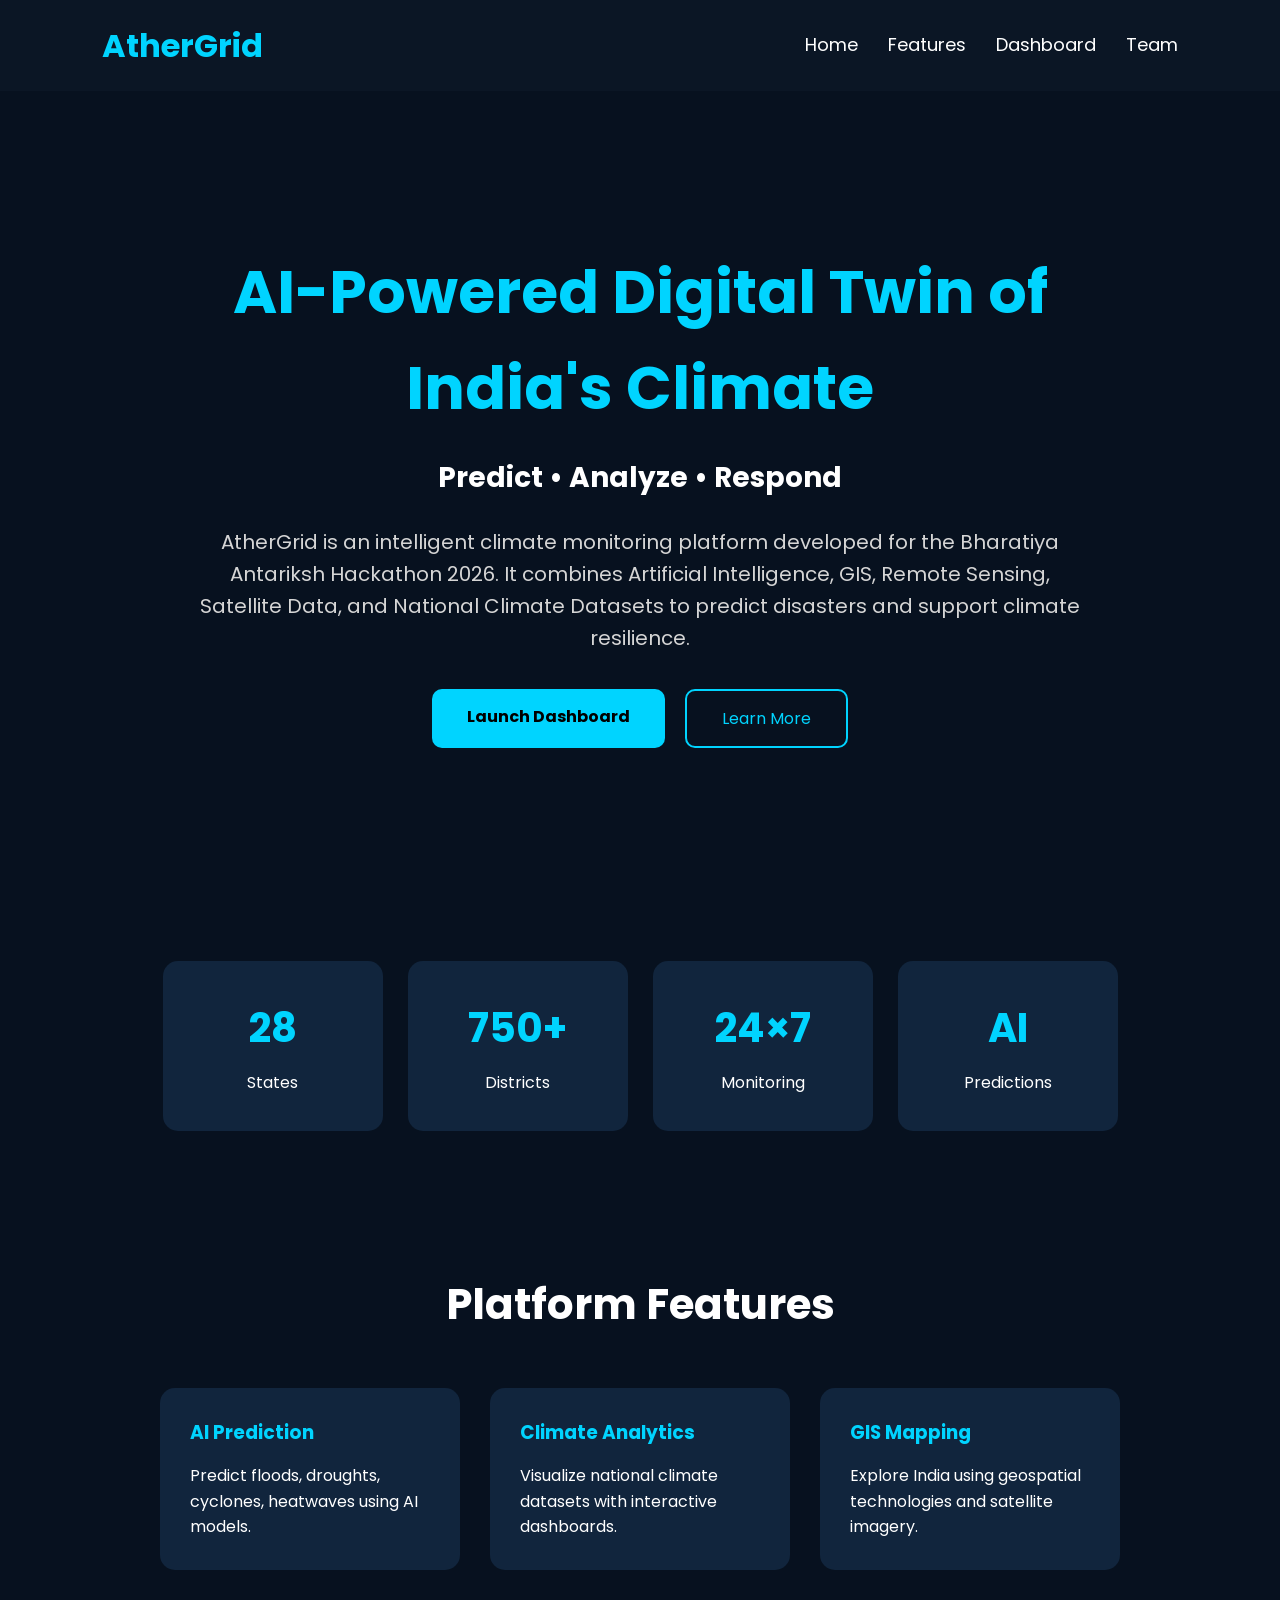
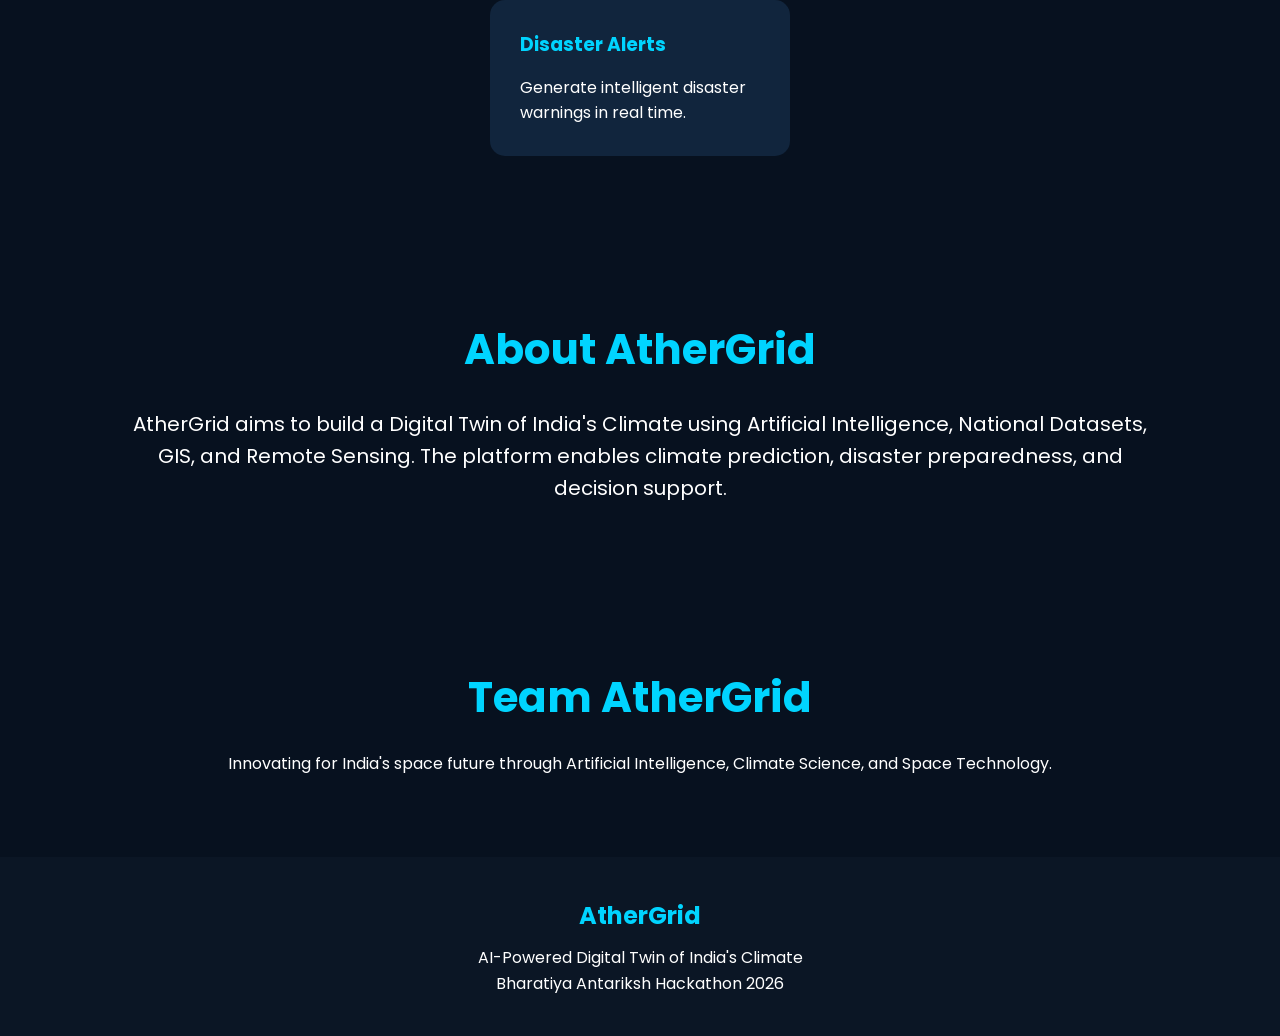
<file: frontend/index.html>
<!DOCTYPE html>
<html lang="en">

<head>
    <meta charset="UTF-8">
    <meta name="viewport" content="width=device-width, initial-scale=1.0">

    <title>AtherGrid | AI-Powered Digital Twin</title>

    <link rel="stylesheet" href="style.css">
</head>

<body>

    <!-- ================= NAVIGATION ================= -->

    <nav>

        <div class="logo">
            AtherGrid
        </div>

        <ul>

            <li><a href="#">Home</a></li>

            <li><a href="#features">Features</a></li>

            <li><a href="dashboard.html">Dashboard</a></li>

            <li><a href="#team">Team</a></li>

        </ul>

    </nav>

    <!-- ================= HERO ================= -->

    <section class="hero">

        <div class="hero-content">

            <h1>
                AI-Powered Digital Twin
                of India's Climate
            </h1>

            <h2>
                Predict • Analyze • Respond
            </h2>

            <p>

                AtherGrid is an intelligent climate monitoring platform
                developed for the Bharatiya Antariksh Hackathon 2026.

                It combines Artificial Intelligence,
                GIS,
                Remote Sensing,
                Satellite Data,
                and National Climate Datasets
                to predict disasters and support climate resilience.

            </p>

            <div class="buttons">

                <a href="dashboard.html" class="primary-btn">

                    Launch Dashboard

                </a>

                <a href="#features" class="secondary-btn">

                    Learn More

                </a>

            </div>

        </div>

    </section>

    <!-- ================= STATISTICS ================= -->

    <section class="stats">

        <div class="stat-card">

            <h2>28</h2>

            <p>States</p>

        </div>

        <div class="stat-card">

            <h2>750+</h2>

            <p>Districts</p>

        </div>

        <div class="stat-card">

            <h2>24×7</h2>

            <p>Monitoring</p>

        </div>

        <div class="stat-card">

            <h2>AI</h2>

            <p>Predictions</p>

        </div>

    </section>

    <!-- ================= FEATURES ================= -->

    <section class="features" id="features">

        <h2>Platform Features</h2>

        <div class="feature-container">

            <div class="card">

                <h3>AI Prediction</h3>

                <p>

                    Predict floods,
                    droughts,
                    cyclones,
                    heatwaves
                    using AI models.

                </p>

            </div>

            <div class="card">

                <h3>Climate Analytics</h3>

                <p>

                    Visualize national climate
                    datasets with interactive
                    dashboards.

                </p>

            </div>

            <div class="card">

                <h3>GIS Mapping</h3>

                <p>

                    Explore India using
                    geospatial technologies
                    and satellite imagery.

                </p>

            </div>

            <div class="card">

                <h3>Disaster Alerts</h3>

                <p>

                    Generate intelligent
                    disaster warnings
                    in real time.

                </p>

            </div>

        </div>

    </section>

    <!-- ================= ABOUT ================= -->

    <section class="about">

        <h2>

            About AtherGrid

        </h2>

        <p>

            AtherGrid aims to build a Digital Twin
            of India's Climate using Artificial Intelligence,
            National Datasets,
            GIS,
            and Remote Sensing.

            The platform enables
            climate prediction,
            disaster preparedness,
            and decision support.

        </p>

    </section>

    <!-- ================= TEAM ================= -->

    <section class="team" id="team">

        <h2>

            Team AtherGrid

        </h2>

        <p>

            Innovating for India's space future through
            Artificial Intelligence,
            Climate Science,
            and Space Technology.

        </p>

    </section>

    <!-- ================= FOOTER ================= -->

    <footer>

        <h2>

            AtherGrid

        </h2>

        <p>

            AI-Powered Digital Twin of India's Climate

        </p>

        <p>

            Bharatiya Antariksh Hackathon 2026

        </p>

    </footer>

    <script src="script.js"></script>

</body>

</html>
</file>
<file: frontend/style.css>
/* ==============================
   GOOGLE FONT
============================== */
@import url('https://fonts.googleapis.com/css2?family=Poppins:wght@300;400;500;600;700&display=swap');

/* ==============================
   GLOBAL
============================== */

*{
    margin:0;
    padding:0;
    box-sizing:border-box;
    font-family:'Poppins',sans-serif;
}

html{
    scroll-behavior:smooth;
}

body{
    background:#07111f;
    color:white;
    line-height:1.6;
}

/* ==============================
   NAVBAR
============================== */

nav{
    display:flex;
    justify-content:space-between;
    align-items:center;
    padding:20px 8%;
    background:#0b1625;
    position:sticky;
    top:0;
}

.logo{
    font-size:32px;
    font-weight:bold;
    color:#00d4ff;
}

nav ul{
    display:flex;
    list-style:none;
}

nav ul li{
    margin-left:30px;
}

nav ul li a{
    text-decoration:none;
    color:white;
    transition:.3s;
    font-size:18px;
}

nav ul li a:hover{
    color:#00d4ff;
}

/* ==============================
   HERO
============================== */

.hero{

    min-height:90vh;

    display:flex;

    justify-content:center;

    align-items:center;

    text-align:center;

    padding:40px;

}

.hero-content{

    max-width:900px;

}

.hero h1{

    font-size:60px;

    color:#00d4ff;

    margin-bottom:20px;

}

.hero h2{

    font-size:28px;

    margin-bottom:25px;

}

.hero p{

    font-size:20px;

    color:#d5d5d5;

    margin-bottom:35px;

}

/* ==============================
   BUTTONS
============================== */

.buttons{

    display:flex;

    justify-content:center;

    gap:20px;

}

.primary-btn{

    background:#00d4ff;

    color:black;

    text-decoration:none;

    padding:15px 35px;

    border-radius:10px;

    font-weight:bold;

    transition:.3s;

}

.primary-btn:hover{

    transform:translateY(-5px);

}

.secondary-btn{

    border:2px solid #00d4ff;

    color:#00d4ff;

    text-decoration:none;

    padding:15px 35px;

    border-radius:10px;

    transition:.3s;

}

.secondary-btn:hover{

    background:#00d4ff;

    color:black;

}

/* ==============================
   STATS
============================== */

.stats{

    display:flex;

    justify-content:center;

    flex-wrap:wrap;

    gap:25px;

    padding:60px 8%;

}

.stat-card{

    background:#11253d;

    padding:35px;

    width:220px;

    border-radius:15px;

    text-align:center;

    transition:.3s;

}

.stat-card:hover{

    transform:translateY(-8px);

    box-shadow:0 0 20px rgba(0,212,255,.4);

}

.stat-card h2{

    font-size:40px;

    color:#00d4ff;

}

.stat-card p{

    margin-top:10px;

}

/* ==============================
   FEATURES
============================== */

.features{

    padding:80px 8%;

}

.features h2{

    text-align:center;

    font-size:42px;

    margin-bottom:50px;

}

.feature-container{

    display:flex;

    justify-content:center;

    flex-wrap:wrap;

    gap:30px;

}

.card{

    background:#11253d;

    width:300px;

    padding:30px;

    border-radius:15px;

    transition:.3s;

}

.card:hover{

    transform:translateY(-10px);

    box-shadow:0 0 20px rgba(0,212,255,.5);

}

.card h3{

    color:#00d4ff;

    margin-bottom:15px;

}

/* ==============================
   ABOUT
============================== */

.about{

    padding:80px 10%;

    text-align:center;

}

.about h2{

    color:#00d4ff;

    font-size:42px;

    margin-bottom:25px;

}

.about p{

    font-size:20px;

}

/* ==============================
   TEAM
============================== */

.team{

    text-align:center;

    padding:80px 10%;

}

.team h2{

    font-size:42px;

    color:#00d4ff;

    margin-bottom:20px;

}

/* ==============================
   FOOTER
============================== */

footer{

    background:#0b1625;

    text-align:center;

    padding:40px;

}

footer h2{

    color:#00d4ff;

    margin-bottom:10px;

}

/* ==============================
   RESPONSIVE
============================== */

@media(max-width:768px){

.hero h1{

font-size:40px;

}

.buttons{

flex-direction:column;

}

nav{

flex-direction:column;

}

nav ul{

margin-top:20px;

}

nav ul li{

margin:10px;

}

}

/* ======================
   DASHBOARD
====================== */

.dashboard-header{

display:flex;

justify-content:space-between;

align-items:center;

padding:20px 8%;

background:#081421;

}

.dashboard-header nav a{

color:white;

margin-left:20px;

text-decoration:none;

}

.dashboard{

display:flex;

padding:50px;

gap:40px;

flex-wrap:wrap;

}

.left-panel{

flex:2;

}

.map-box{

height:400px;

background:#11253d;

border-radius:15px;

display:flex;

justify-content:center;

align-items:center;

font-size:22px;

}

.right-panel{

flex:1;

display:grid;

grid-template-columns:1fr;

gap:20px;

}

.dashboard-card{

background:#11253d;

padding:25px;

border-radius:15px;

text-align:center;

transition:.3s;

}

.dashboard-card:hover{

transform:translateY(-5px);

box-shadow:0 0 15px rgba(0,212,255,.4);

}

.dashboard-card h3{

color:#00d4ff;

margin-bottom:10px;

}

.ai-section{

padding:60px;

text-align:center;

}

.ai-section button{

margin-top:25px;

padding:15px 30px;

background:#00d4ff;

border:none;

border-radius:10px;

cursor:pointer;

font-size:18px;

}

.map-box{
    height:500px;
    width:100%;
    border-radius:15px;
    overflow:hidden;
}

.location-box{
    background:white;
    padding:15px;
    border-radius:10px;
    margin-bottom:20px;
    box-shadow:0 2px 8px rgba(0,0,0,0.1);
}

.location-box h2{
    margin-bottom:8px;
    color:#0d6efd;
}

.location-box p{
    font-size:18px;
    font-weight:bold;
}
</file>
